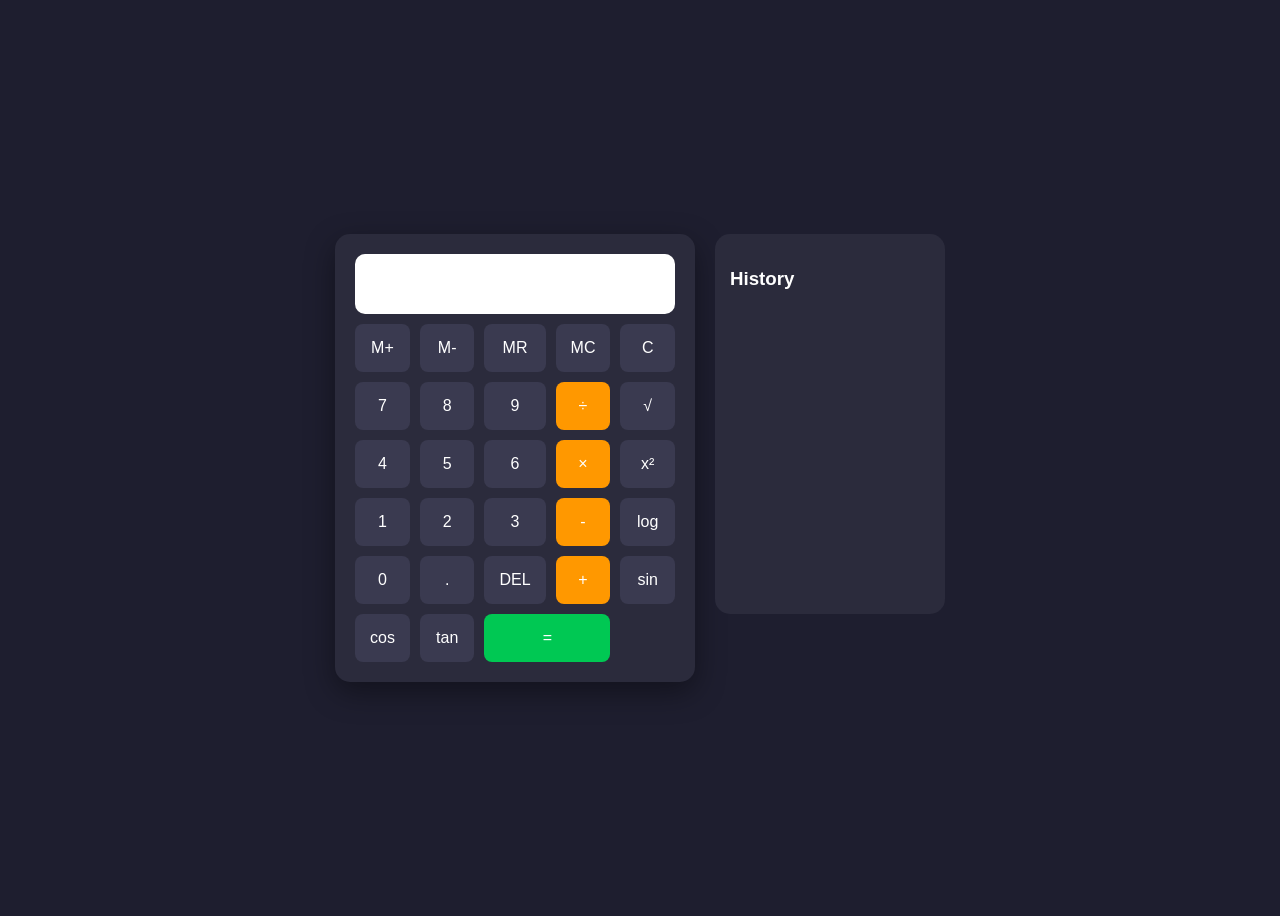
<file: index.html>
<!DOCTYPE html>
<html lang="en">
<head>
    <meta charset="UTF-8">
    <meta name="viewport" content="width=device-width, initial-scale=1.0">
    <title>Ultra Advanced Calculator</title>

    <link rel="stylesheet" href="style.css">
</head>

<body>

<div class="container">

    <div class="calculator">

        <input type="text" id="display">

        <div class="buttons">

            <button onclick="memoryAdd()">M+</button>
            <button onclick="memorySub()">M-</button>
            <button onclick="memoryRecall()">MR</button>
            <button onclick="memoryClear()">MC</button>
            <button onclick="clearDisplay()">C</button>

            <button onclick="append('7')">7</button>
            <button onclick="append('8')">8</button>
            <button onclick="append('9')">9</button>
            <button class="operator" onclick="append('/')">÷</button>
            <button onclick="sqrt()">√</button>

            <button onclick="append('4')">4</button>
            <button onclick="append('5')">5</button>
            <button onclick="append('6')">6</button>
            <button class="operator" onclick="append('*')">×</button>
            <button onclick="power()">x²</button>

            <button onclick="append('1')">1</button>
            <button onclick="append('2')">2</button>
            <button onclick="append('3')">3</button>
            <button class="operator" onclick="append('-')">-</button>
            <button onclick="log()">log</button>

            <button onclick="append('0')">0</button>
            <button onclick="append('.')">.</button>
            <button onclick="deleteLast()">DEL</button>
            <button class="operator" onclick="append('+')">+</button>
            <button onclick="sin()">sin</button>

            <button onclick="cos()">cos</button>
            <button onclick="tan()">tan</button>
            <button class="equal" onclick="calculate()">=</button>

        </div>

    </div>

    <div class="history">
        <h3>History</h3>
        <ul id="historyList"></ul>
    </div>

</div>

<script src="script.js"></script>

</body>
</html>
</file>
<file: style.css>
body{
font-family:Arial;
background:#1e1e2f;
display:flex;
justify-content:center;
align-items:center;
height:100vh;
color:white;
}

.container{
display:flex;
gap:20px;
}

.calculator{
background:#2b2b3c;
padding:20px;
border-radius:15px;
width:320px;
box-shadow:0 10px 30px rgba(0,0,0,0.4);
}

#display{
width:100%;
height:60px;
font-size:26px;
text-align:right;
padding:10px;
border:none;
border-radius:10px;
margin-bottom:10px;
box-sizing:border-box;
}

.buttons{
display:grid;
grid-template-columns:repeat(5,1fr);
gap:10px;
}

button{
padding:15px;
border:none;
border-radius:8px;
background:#3a3a50;
color:white;
font-size:16px;
cursor:pointer;
transition:0.2s;
}

button:hover{
background:#57577a;
}

.operator{
background:#ff9800;
}

.equal{
background:#00c853;
grid-column:span 2;
}

.history{
background:#2b2b3c;
padding:15px;
border-radius:15px;
width:200px;
overflow-y:auto;
max-height:350px;
}
</file>
